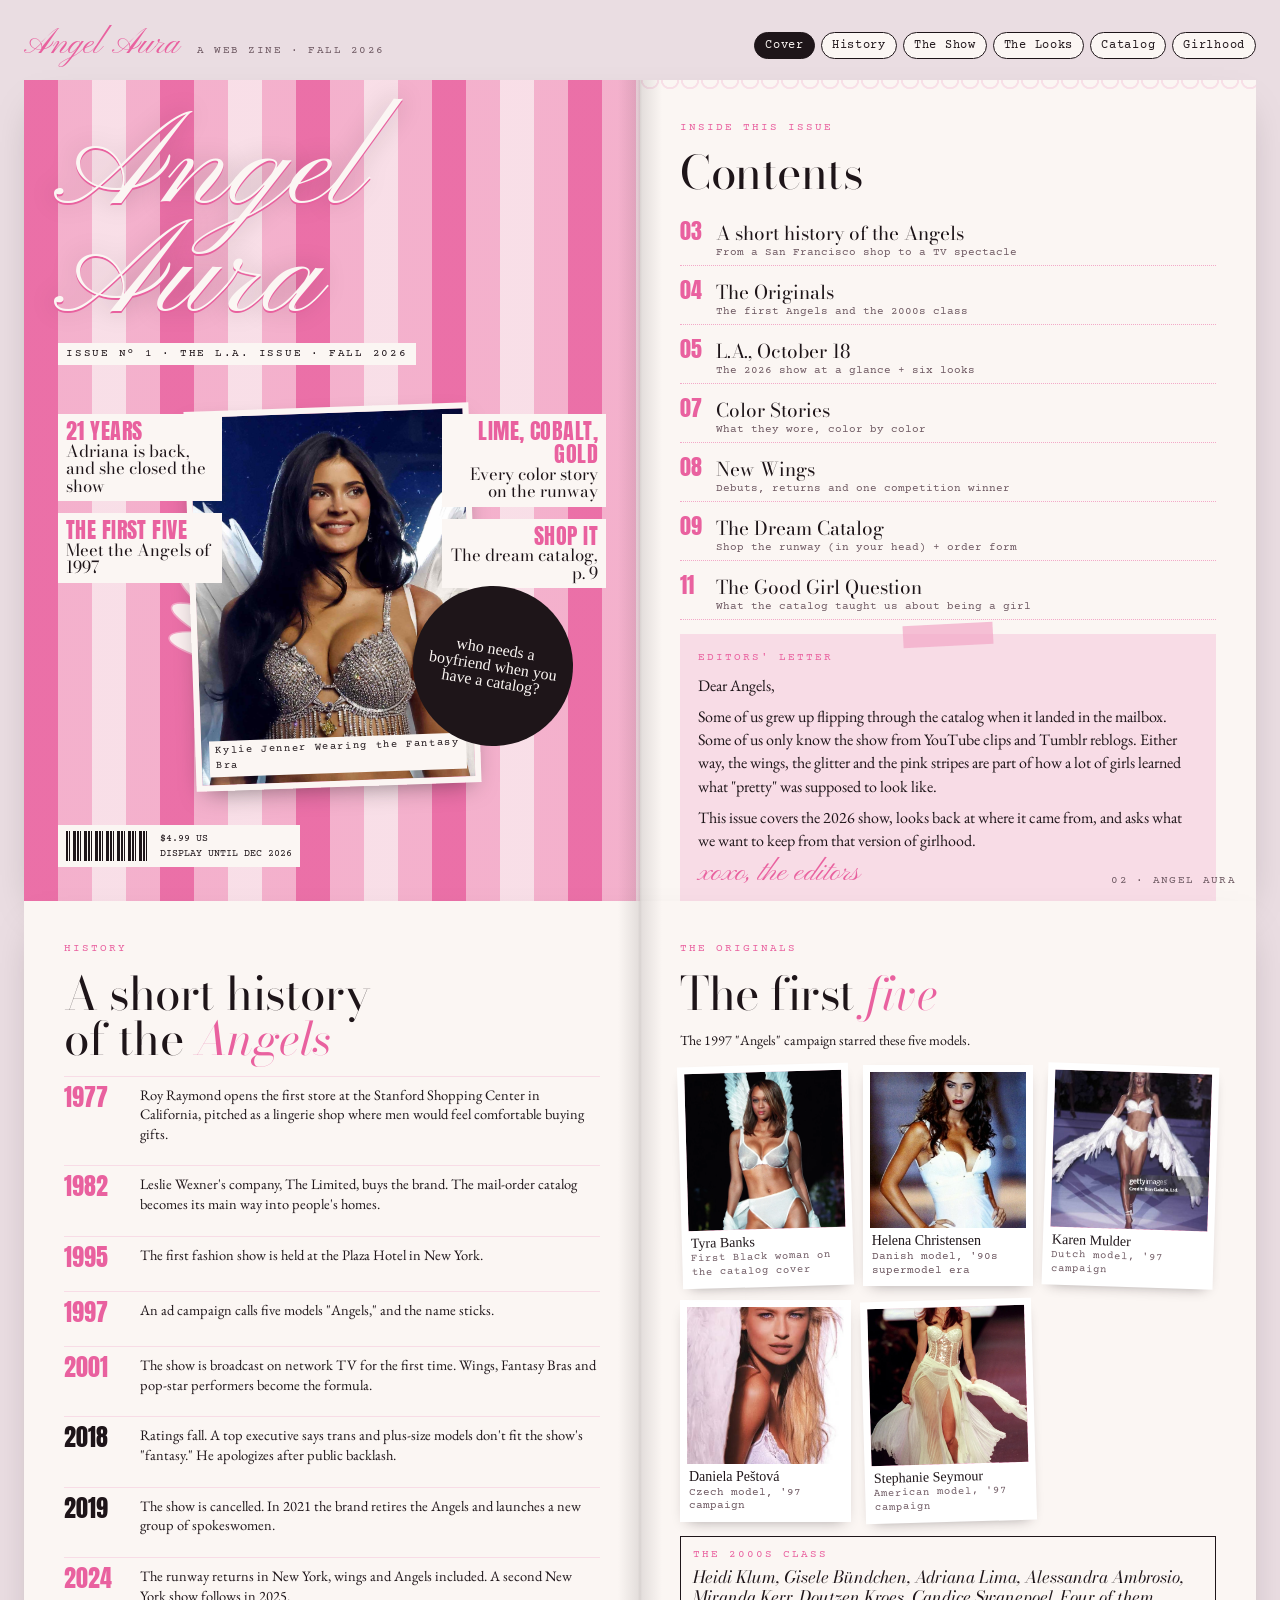
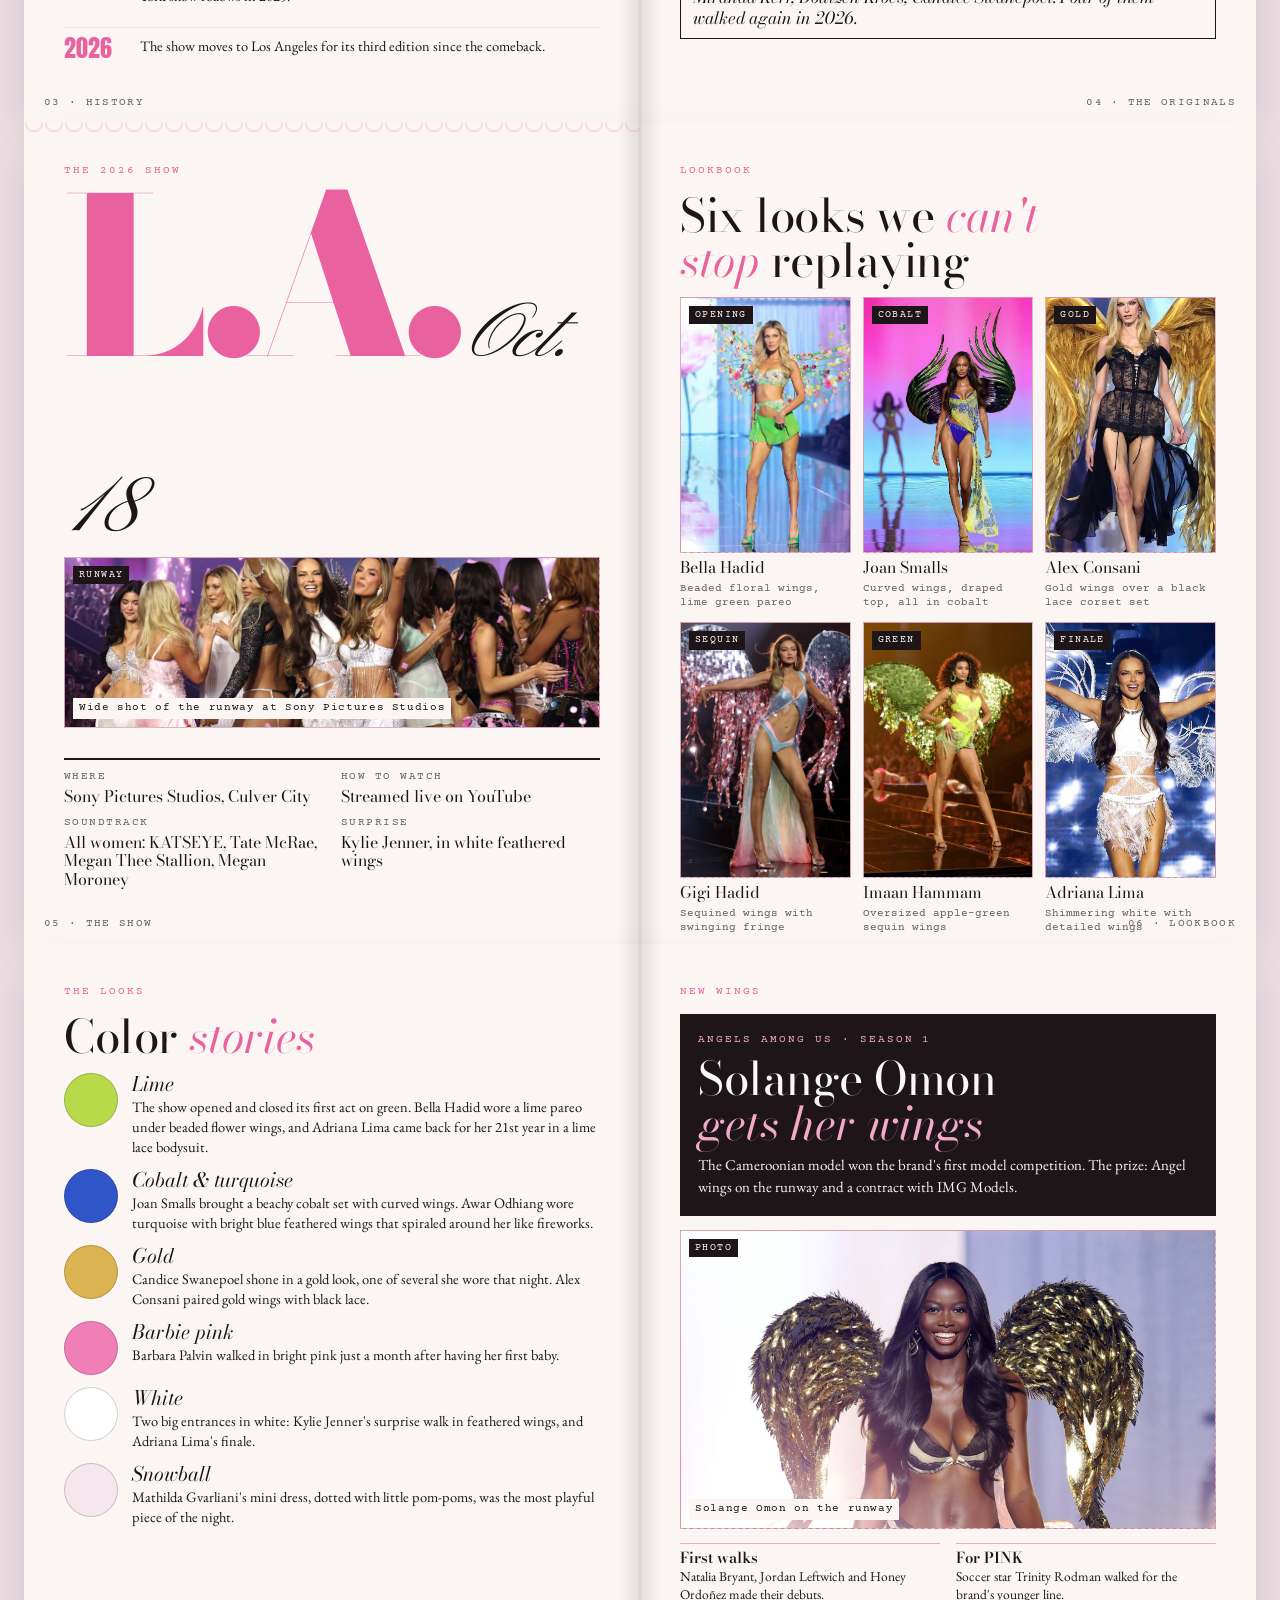
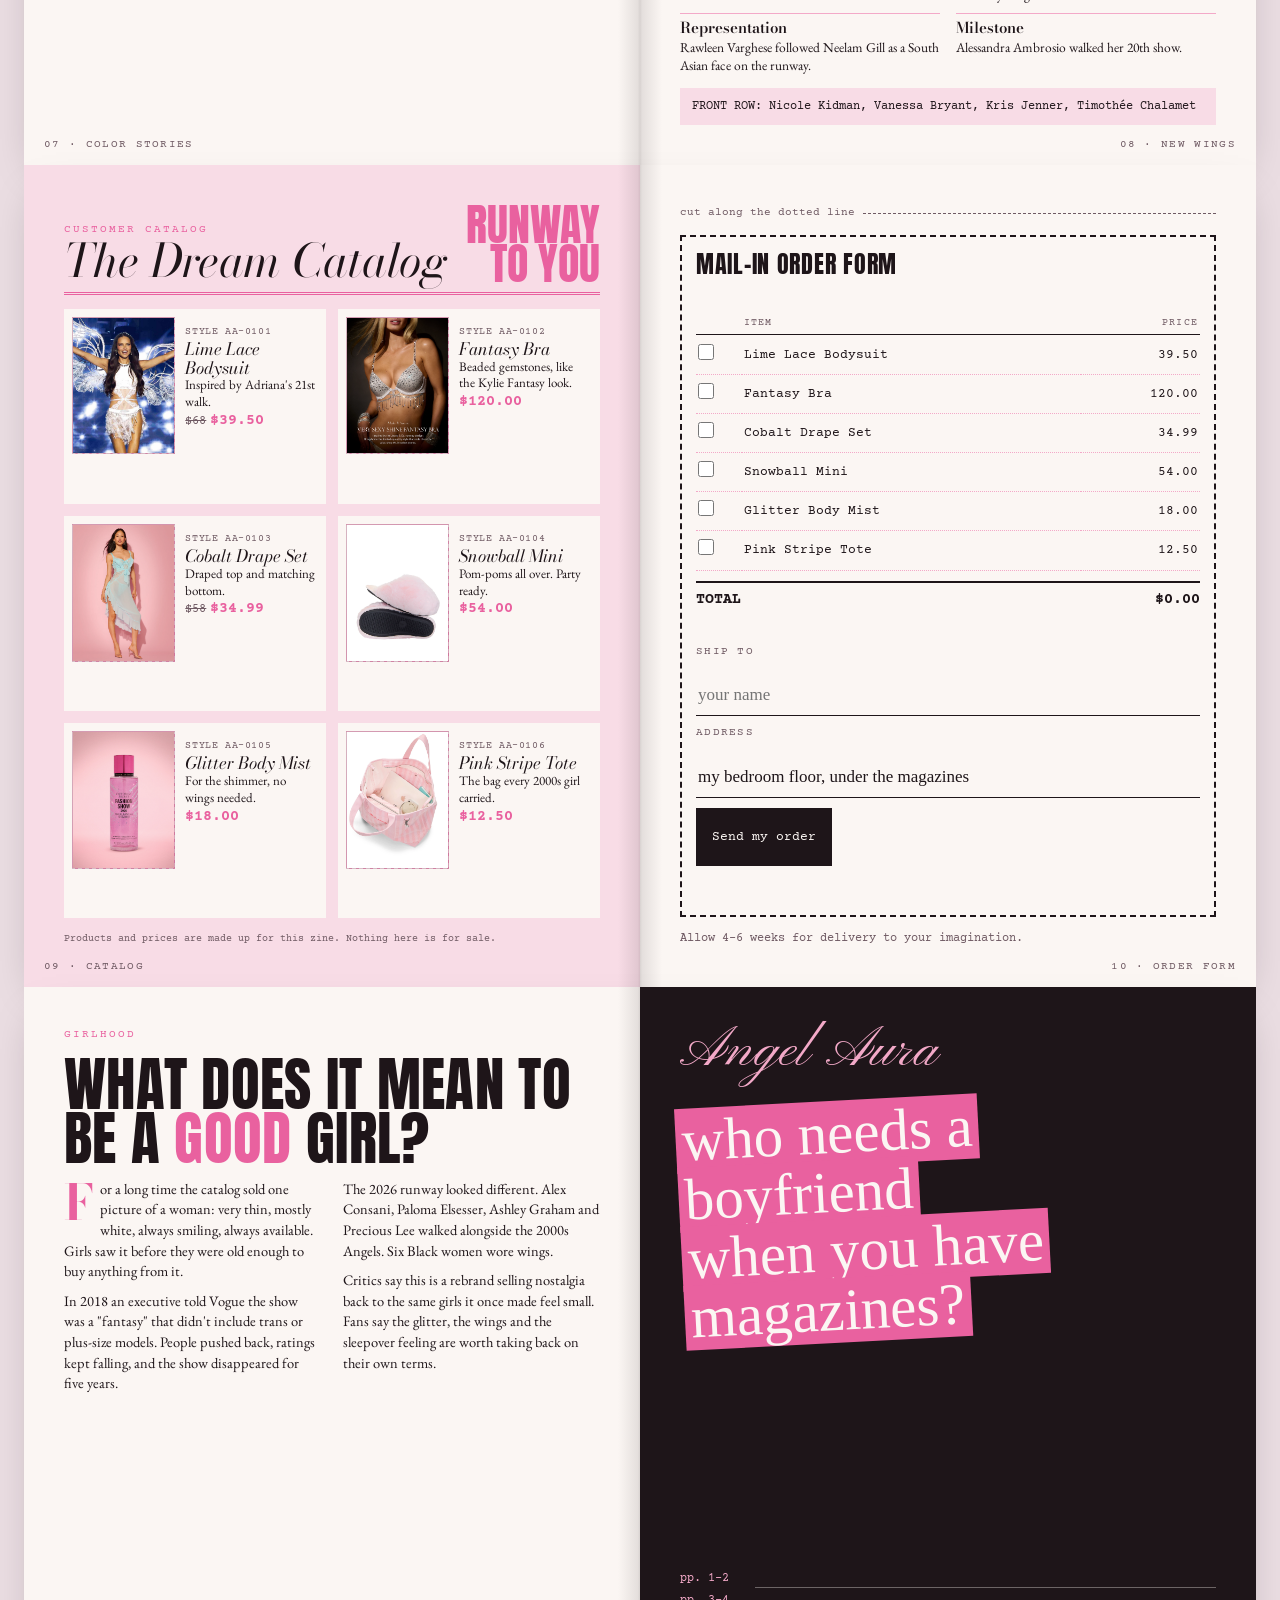
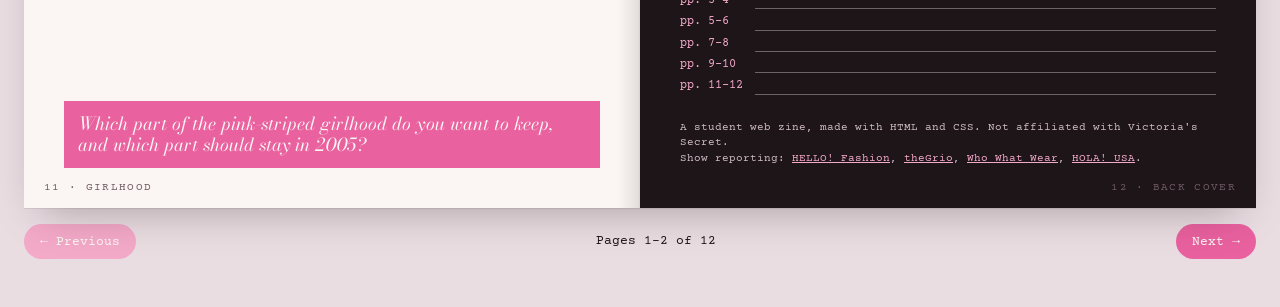
<file: VSZINE/index.html>
<!DOCTYPE html>
<html lang="en">
<head>
<meta charset="utf-8">
<meta name="viewport" content="width=device-width, initial-scale=1">
<title>Angel Aura</title>
<link rel="preconnect" href="https://fonts.googleapis.com">
<link rel="preconnect" href="https://fonts.gstatic.com" crossorigin>
<link rel="stylesheet" href="https://fonts.googleapis.com/css2?family=Anton&family=Bodoni+Moda:ital,opsz,wght@0,6..96,400..900;1,6..96,400..900&family=Courier+Prime:ital,wght@0,400;0,700;1,400&family=EB+Garamond:ital,wght@0,400..600;1,400..600&family=Permanent+Marker&family=Pinyon+Script&display=swap">

<link rel="stylesheet" href="style.css">
</head>
<body>

<header class="bar">
  <div class="mast">Angel Aura <small>a web zine · Fall 2026</small></div>
  <nav class="tabs" aria-label="Spreads">
    <button type="button" data-go="1">Cover</button>
    <button type="button" data-go="2">History</button>
    <button type="button" data-go="3">The Show</button>
    <button type="button" data-go="4">The Looks</button>
    <button type="button" data-go="5">Catalog</button>
    <button type="button" data-go="6">Girlhood</button>
  </nav>
</header>

<main>
<!-- ===================== SPREAD 1 · pages 1–2 ===================== -->
<section class="spread" id="spread-1" aria-label="Spread 1, pages 1 and 2">
  <article class="page l cover">
    <div class="stripes" aria-hidden="true"></div>
    <div class="inner">
      <div class="masthead">Angel Aura</div>
      <div class="issue">Issue Nº 1 · The L.A. Issue · Fall 2026</div>
      <div class="stage">
        <svg class="wings" viewBox="0 0 520 300" aria-hidden="true">
          <defs>
            <ellipse id="f" cx="0" cy="-70" rx="15" ry="72" fill="#FBF6F3" stroke="#F3A9C8" stroke-width="1.5"/>
            <g id="wing">
              <use href="#f" transform="rotate(-78)"/><use href="#f" transform="rotate(-66) scale(1.05)"/>
              <use href="#f" transform="rotate(-54) scale(1.12)"/><use href="#f" transform="rotate(-42) scale(1.18)"/>
              <use href="#f" transform="rotate(-30) scale(1.22)"/><use href="#f" transform="rotate(-18) scale(1.2)"/>
              <use href="#f" transform="rotate(-6) scale(1.1)"/><use href="#f" transform="rotate(6) scale(.95)"/>
              <use href="#f" transform="rotate(-60) scale(.7)"/><use href="#f" transform="rotate(-36) scale(.75)"/><use href="#f" transform="rotate(-12) scale(.7)"/>
            </g>
          </defs>
          <use href="#wing" transform="translate(236 220)"/>
          <use href="#wing" transform="translate(284 220) scale(-1 1)"/>
        </svg>
        <figure class="ph">
          <span class="tag">Cover</span>
          <img src="COVERPHOTO.jpg" alt="Cover photo">
         <figcaption>Kylie Jenner Wearing the Fantasy Bra</figcaption>
      </figure>
        <div class="lines">
          <div class="line"><b>21 years</b>Adriana is back, and she closed the show</div>
          <div class="line"><b>The first five</b>Meet the Angels of 1997</div>
        </div>
        <div class="lines right">
          <div class="line"><b>Lime, cobalt, gold</b>Every color story on the runway</div>
          <div class="line"><b>Shop it</b>The dream catalog, p. 9</div>
        </div>
        <div class="sticker">who needs a boyfriend when you have a catalog?</div>
      </div>
      <div class="barcode"><i></i><span>$4.99 US<br>DISPLAY UNTIL DEC 2026</span></div>
    </div>
  </article>

  <article class="page r lace-top">
    <span class="kicker">Inside this issue</span>
    <h2>Contents</h2>
    <nav class="contents" aria-label="Contents">
      <a href="#spread-2" data-go="2"><span class="n">03</span><span class="t">A short history of the Angels<span class="d">From a San Francisco shop to a TV spectacle</span></span></a>
      <a href="#spread-2" data-go="2"><span class="n">04</span><span class="t">The Originals<span class="d">The first Angels and the 2000s class</span></span></a>
      <a href="#spread-3" data-go="3"><span class="n">05</span><span class="t">L.A., October 18<span class="d">The 2026 show at a glance + six looks</span></span></a>
      <a href="#spread-4" data-go="4"><span class="n">07</span><span class="t">Color Stories<span class="d">What they wore, color by color</span></span></a>
      <a href="#spread-4" data-go="4"><span class="n">08</span><span class="t">New Wings<span class="d">Debuts, returns and one competition winner</span></span></a>
      <a href="#spread-5" data-go="5"><span class="n">09</span><span class="t">The Dream Catalog<span class="d">Shop the runway (in your head) + order form</span></span></a>
      <a href="#spread-6" data-go="6"><span class="n">11</span><span class="t">The Good Girl Question<span class="d">What the catalog taught us about being a girl</span></span></a>
    </nav>
    <div class="letter">
      <span class="tape" aria-hidden="true"></span>
      <p class="kicker">Editors' letter</p>
      <p>Dear Angels,</p>
      <p>Some of us grew up flipping through the catalog when it landed in the mailbox. Some of us only know the show from YouTube clips and Tumblr reblogs. Either way, the wings, the glitter and the pink stripes are part of how a lot of girls learned what "pretty" was supposed to look like.</p>
      <p>This issue covers the 2026 show, looks back at where it came from, and asks what we want to keep from that version of girlhood.</p>
      <p class="sig">xoxo, the editors</p>
    </div>
    <span class="folio">02 · ANGEL AURA</span>
  </article>
</section>

<!-- ===================== SPREAD 2 · pages 3–4 ===================== -->
<section class="spread" id="spread-2" aria-label="Spread 2, pages 3 and 4" hidden>
  <article class="page l">
    <span class="kicker">History</span>
    <h2>A short history of the <em>Angels</em></h2>
    <ol class="timeline">
      <li><span class="y">1977</span><p>Roy Raymond opens the first store at the Stanford Shopping Center in California, pitched as a lingerie shop where men would feel comfortable buying gifts.</p></li>
      <li><span class="y">1982</span><p>Leslie Wexner's company, The Limited, buys the brand. The mail-order catalog becomes its main way into people's homes.</p></li>
      <li><span class="y">1995</span><p>The first fashion show is held at the Plaza Hotel in New York.</p></li>
      <li><span class="y">1997</span><p>An ad campaign calls five models "Angels," and the name sticks.</p></li>
      <li><span class="y">2001</span><p>The show is broadcast on network TV for the first time. Wings, Fantasy Bras and pop-star performers become the formula.</p></li>
      <li class="dark"><span class="y">2018</span><p>Ratings fall. A top executive says trans and plus-size models don't fit the show's "fantasy." He apologizes after public backlash.</p></li>
      <li class="dark"><span class="y">2019</span><p>The show is cancelled. In 2021 the brand retires the Angels and launches a new group of spokeswomen.</p></li>
      <li><span class="y">2024</span><p>The runway returns in New York, wings and Angels included. A second New York show follows in 2025.</p></li>
      <li><span class="y">2026</span><p>The show moves to Los Angeles for its third edition since the comeback.</p></li>
    </ol>
    <span class="folio">03 · HISTORY</span>
  </article>

  <article class="page r">
    <span class="kicker">The Originals</span>
    <h2>The first <em>five</em></h2>

    <p class="small">The 1997 "Angels" campaign starred these five models.</p>

<div class="polaroids">

  <div class="pola">
    <figure class="ph">
      <img src="tyra.webp" alt="Tyra Banks">
    </figure>
    <div class="name">Tyra Banks</div>
    <div class="note">First Black woman on the catalog cover</div>
  </div>

  <div class="pola">
    <figure class="ph">
      <img src="helena.jpeg" alt="Helena Christensen">
    </figure>
    <div class="name">Helena Christensen</div>
    <div class="note">Danish model, '90s supermodel era</div>
  </div>

  <div class="pola">
    <figure class="ph">
      <img src="mulder.jpeg" alt="Karen Mulder">
    </figure>
    <div class="name">Karen Mulder</div>
    <div class="note">Dutch model, '97 campaign</div>
  </div>

  <div class="pola">
    <figure class="ph">
      <img src="daniela.jpeg" alt="Daniela Peštová">
    </figure>
    <div class="name">Daniela Peštová</div>
    <div class="note">Czech model, '97 campaign</div>
  </div>

  <div class="pola">
    <figure class="ph">
      <img src="stephanie.jpeg" alt="Stephanie Seymour">
    </figure>
    <div class="name">Stephanie Seymour</div>
    <div class="note">American model, '97 campaign</div>
  </div>

</div>
    <div class="classof">
      <span class="kicker">The 2000s class</span>
      <p>Heidi Klum, Gisele Bündchen, Adriana Lima, Alessandra Ambrosio, Miranda Kerr, Doutzen Kroes, Candice Swanepoel. Four of them walked again in 2026.</p>
    </div>
    <span class="folio">04 · THE ORIGINALS</span>
  </article>
</section>

<!-- ===================== SPREAD 3 · pages 5–6 ===================== -->
<section class="spread" id="spread-3" aria-label="Spread 3, pages 5 and 6" hidden>
  <article class="page l lace-top">
    <span class="kicker">The 2026 Show</span>
    <div class="la">L.A.<i>Oct. 18</i></div>
    <figure class="ph" style="flex:1"><img src="endrunway.jpg" alt="Solange Omon on the runway"><span class="tag">Runway</span><figcaption>Wide shot of the runway at Sony Pictures Studios</figcaption></figure>
    <dl class="facts">
      <div><dt>Where</dt><dd>Sony Pictures Studios, Culver City</dd></div>
      <div><dt>How to watch</dt><dd>Streamed live on YouTube</dd></div>
      <div><dt>Soundtrack</dt><dd>All women: KATSEYE, Tate McRae, Megan Thee Stallion, Megan Moroney</dd></div>
      <div><dt>Surprise</dt><dd>Kylie Jenner, in white feathered wings</dd></div>
    </dl>
    <span class="folio">05 · THE SHOW</span>
  </article>

  <article class="page r">
    <span class="kicker">Lookbook</span>
    <h2>Six looks we <em>can't stop</em> replaying</h2>
     <div class="looks">
      <div class="look"><figure class="ph"><img src="bella.jpeg" alt="Bella Hadid in the opening runway look"><span class="tag">Opening</span></figure><div class="who">Bella Hadid</div><div class="what">Beaded floral wings, lime green pareo</div></div>
      <div class="look"><figure class="ph"><img src="joansmalls.jpeg" alt="Joan Smalls in a cobalt runway look"><span class="tag">Cobalt</span></figure><div class="who">Joan Smalls</div><div class="what">Curved wings, draped top, all in cobalt</div></div>
      <div class="look"><figure class="ph"><img src="alex.jpeg" alt="Alex Consani in a gold runway look"><span class="tag">Gold</span></figure><div class="who">Alex Consani</div><div class="what">Gold wings over a black lace corset set</div></div>
      <div class="look"><figure class="ph"><img src="gigi.png" alt="Gigi Hadid in a sequined runway look"><span class="tag">Sequin</span></figure><div class="who">Gigi Hadid</div><div class="what">Sequined wings with swinging fringe</div></div>
      <div class="look"><figure class="ph"><img src="imaan.jpg" alt="Imaan Hammam in a green runway look"><span class="tag">Green</span></figure><div class="who">Imaan Hammam</div><div class="what">Oversized apple-green sequin wings</div></div>
      <div class="look"><figure class="ph"><img src="adriana.jpg" alt="Adriana Lima in the finale runway look"><span class="tag">Finale</span></figure><div class="who">Adriana Lima</div><div class="what">Shimmering white with detailed wings</div></div>
    </div>
</div>
    <span class="folio">06 · LOOKBOOK</span>
  </article>
</section>

<!-- ===================== SPREAD 4 · pages 7–8 ===================== -->
<section class="spread" id="spread-4" aria-label="Spread 4, pages 7 and 8" hidden>
  <article class="page l">
    <span class="kicker">The Looks</span>
    <h2>Color <em>stories</em></h2>
    <div class="stories">
      <div class="story"><span class="chip" style="background:#B7D94A"></span><div><h3>Lime</h3><p>The show opened and closed its first act on green. Bella Hadid wore a lime pareo under beaded flower wings, and Adriana Lima came back for her 21st year in a lime lace bodysuit.</p></div></div>
      <div class="story"><span class="chip" style="background:#2F55C8"></span><div><h3>Cobalt &amp; turquoise</h3><p>Joan Smalls brought a beachy cobalt set with curved wings. Awar Odhiang wore turquoise with bright blue feathered wings that spiraled around her like fireworks.</p></div></div>
      <div class="story"><span class="chip" style="background:#D9B451"></span><div><h3>Gold</h3><p>Candice Swanepoel shone in a gold look, one of several she wore that night. Alex Consani paired gold wings with black lace.</p></div></div>
      <div class="story"><span class="chip" style="background:#F07FB8"></span><div><h3>Barbie pink</h3><p>Barbara Palvin walked in bright pink just a month after having her first baby.</p></div></div>
      <div class="story"><span class="chip" style="background:#FFFFFF"></span><div><h3>White</h3><p>Two big entrances in white: Kylie Jenner's surprise walk in feathered wings, and Adriana Lima's finale.</p></div></div>
      <div class="story"><span class="chip" style="background:#F6E7EE"></span><div><h3>Snowball</h3><p>Mathilda Gvarliani's mini dress, dotted with little pom-poms, was the most playful piece of the night.</p></div></div>
    </div>
    <span class="folio">07 · COLOR STORIES</span>
  </article>

  <article class="page r">
    <span class="kicker">New Wings</span>
    <div class="winner">
      <span class="kicker">Angels Among Us · Season 1</span>
      <h2>Solange Omon <em>gets her wings</em></h2>
      <p>The Cameroonian model won the brand's first model competition. The prize: Angel wings on the runway and a contract with IMG Models.</p>
   
    </div>
    <figure class="ph" style="flex:1"><img src="solange.jpg" alt="Solange Omon on the runway"><span class="tag">Photo</span><figcaption>Solange Omon on the runway</figcaption></figure>
    <div class="mini">
      <div><b>First walks</b><span>Natalia Bryant, Jordan Leftwich and Honey Ordoñez made their debuts.</span></div>
      <div><b>For PINK</b><span>Soccer star Trinity Rodman walked for the brand's younger line.</span></div>
      <div><b>Representation</b><span>Rawleen Varghese followed Neelam Gill as a South Asian face on the runway.</span></div>
      <div><b>Milestone</b><span>Alessandra Ambrosio walked her 20th show.</span></div>
    </div>
    <p class="frow">FRONT ROW: Nicole Kidman, Vanessa Bryant, Kris Jenner, Timothée Chalamet</p>
    <span class="folio">08 · NEW WINGS</span>
  </article>
</section>

<!-- ===================== SPREAD 5 · pages 9–10 ===================== -->
<section class="spread" id="spread-5" aria-label="Spread 5, pages 9 and 10" hidden>
  <article class="page l catalog">
    <div class="head">
      <div><span class="kicker">Customer catalog</span><h2>The Dream Catalog</h2></div>
      <div class="sale">Runway<br>to you</div>
    </div>
    <div class="items">
      <div class="item"><figure class="ph"><img src="adriana.jpg" alt="Lime Lace Bodysuit"></figure><div><span class="sty">STYLE AA-0101</span><h3>Lime Lace Bodysuit</h3><p>Inspired by Adriana's 21st walk.</p><p class="price"><s>$68</s>$39.50</p></div></div>
      <div class="item"><figure class="ph"><img src="fantasybra.webp" alt="Fantasy Bra"></figure><div><span class="sty">STYLE AA-0102</span><h3>Fantasy Bra</h3><p>Beaded gemstones, like the Kylie Fantasy look.</p><p class="price">$120.00</p></div></div>
      <div class="item"><figure class="ph"><img src="cobalt.webp" alt="Cobalt Drape Set"></figure><div><span class="sty">STYLE AA-0103</span><h3>Cobalt Drape Set</h3><p>Draped top and matching bottom.</p><p class="price"><s>$58</s>$34.99</p></div></div>
      <div class="item"><figure class="ph"><img src="snowballminis.webp" alt="Snowball Mini"></figure><div><span class="sty">STYLE AA-0104</span><h3>Snowball Mini</h3><p>Pom-poms all over. Party ready.</p><p class="price">$54.00</p></div></div>
      <div class="item"><figure class="ph"><img src="mist.webp" alt="Glitter Body Mist"></figure><div><span class="sty">STYLE AA-0105</span><h3>Glitter Body Mist</h3><p>For the shimmer, no wings needed.</p><p class="price">$18.00</p></div></div>
      <div class="item"><figure class="ph"><img src="stripedtote.webp" alt="Pink Stripe Tote"></figure><div><span class="sty">STYLE AA-0106</span><h3>Pink Stripe Tote</h3><p>The bag every 2000s girl carried.</p><p class="price">$12.50</p></div></div>
    </div>
    <p class="disclaim">Products and prices are made up for this zine. Nothing here is for sale.</p>
    <span class="folio">09 · CATALOG</span>
  </article>

  <article class="page r">
    <div class="scissors">cut along the dotted line</div>
    <form class="orderform" id="order" novalidate>
      <h3>Mail-in order form</h3>
      <table class="of-table">
        <thead><tr><th></th><th>Item</th><th>Price</th></tr></thead>
        <tbody>
          <tr><td><input type="checkbox" id="o1" data-price="39.50"></td><td><label for="o1">Lime Lace Bodysuit</label></td><td>39.50</td></tr>
          <tr><td><input type="checkbox" id="o2" data-price="120"></td><td><label for="o2">Fantasy Bra</label></td><td>120.00</td></tr>
          <tr><td><input type="checkbox" id="o3" data-price="34.99"></td><td><label for="o3">Cobalt Drape Set</label></td><td>34.99</td></tr>
          <tr><td><input type="checkbox" id="o4" data-price="54"></td><td><label for="o4">Snowball Mini</label></td><td>54.00</td></tr>
          <tr><td><input type="checkbox" id="o5" data-price="18"></td><td><label for="o5">Glitter Body Mist</label></td><td>18.00</td></tr>
          <tr><td><input type="checkbox" id="o6" data-price="12.50"></td><td><label for="o6">Pink Stripe Tote</label></td><td>12.50</td></tr>
        </tbody>
      </table>
      <div class="total"><span>TOTAL</span><span id="total">$0.00</span></div>
      <div class="field"><label for="o-name">Ship to</label><input id="o-name" type="text" placeholder="your name"></div>
      <div class="field"><label for="o-addr">Address</label><input id="o-addr" type="text" value="my bedroom floor, under the magazines"></div>
      <button type="submit">Send my order</button>
      <p class="confirm" id="confirm" aria-live="polite"></p>
    </form>
    <p class="cap">Allow 4–6 weeks for delivery to your imagination.</p>
    <span class="folio">10 · ORDER FORM</span>
  </article>
</section>

<!-- ===================== SPREAD 6 · pages 11–12 ===================== -->
<section class="spread" id="spread-6" aria-label="Spread 6, pages 11 and 12" hidden>
  <article class="page l">
    <span class="kicker">Girlhood</span>
    <div class="shout">What does it mean to be a <span>good</span> girl?</div>
    <div class="essay">
      <p>For a long time the catalog sold one picture of a woman: very thin, mostly white, always smiling, always available. Girls saw it before they were old enough to buy anything from it.</p>
      <p>In 2018 an executive told Vogue the show was a "fantasy" that didn't include trans or plus-size models. People pushed back, ratings kept falling, and the show disappeared for five years.</p>
      <p>The 2026 runway looked different. Alex Consani, Paloma Elsesser, Ashley Graham and Precious Lee walked alongside the 2000s Angels. Six Black women wore wings.</p>
      <p>Critics say this is a rebrand selling nostalgia back to the same girls it once made feel small. Fans say the glitter, the wings and the sleepover feeling are worth taking back on their own terms.</p>
    </div>
    <p class="ask">Which part of the pink-striped girlhood do you want to keep, and which part should stay in 2005?</p>
    <span class="folio">11 · GIRLHOOD</span>
  </article>

  <article class="page r back">
    <div class="script">Angel Aura</div>
    <div class="scrawl"><span>who needs a boyfriend</span><br><span>when you have</span><br><span>magazines?</span></div>
    <dl class="credits">
      <dt>pp. 1–2</dt><dd></dd>
      <dt>pp. 3–4</dt><dd></dd>
      <dt>pp. 5–6</dt><dd></dd>
      <dt>pp. 7–8</dt><dd></dd>
      <dt>pp. 9–10</dt><dd></dd>
      <dt>pp. 11–12</dt><dd></dd>
    </dl>
    <p class="sources">A student web zine, made with HTML and CSS. Not affiliated with Victoria's Secret.<br>
    Show reporting: <a href="https://www.hellomagazine.com/hfm/fashion-trends/929513/best-moments-victorias-secret-2026/" target="_blank" rel="noopener">HELLO! Fashion</a>,
    <a href="https://thegrio.com/2026/10/19/the-standout-black-moments-from-the-2026-victorias-secret-fashion-show/" target="_blank" rel="noopener">theGrio</a>,
    <a href="https://www.whowhatwear.com/fashion/runway/victorias-secret-fashion-show-2026" target="_blank" rel="noopener">Who What Wear</a>,
    <a href="https://www.hola.com/us/entertainment/20261001926379/victorias-secret-fashion-show-2026-performers-katseye-megan-moroney/" target="_blank" rel="noopener">HOLA! USA</a>.</p>
    <span class="folio">12 · BACK COVER</span>
  </article>
</section>
</main>

<div class="nav">
  <button type="button" id="prev">← Previous</button>
  <span id="where">Pages 1–2 of 12</span>
  <button type="button" id="next">Next →</button>
</div>

<script>
(function(){
  var spreads=[].slice.call(document.querySelectorAll('.spread'));
  var tabs=[].slice.call(document.querySelectorAll('.tabs button'));
  var cur=1;
  function show(n,push){
    n=Math.max(1,Math.min(spreads.length,n));cur=n;
    spreads.forEach(function(s,i){s.hidden=(i!==n-1)});
    tabs.forEach(function(t){t.setAttribute('aria-current',String(+t.dataset.go===n))});
    document.getElementById('prev').disabled=n===1;
    document.getElementById('next').disabled=n===spreads.length;
    document.getElementById('where').textContent='Pages '+(n*2-1)+'–'+(n*2)+' of 12';
    if(push&&location.hash!=='#spread-'+n){location.hash='spread-'+n}
  }
  function fromHash(){var m=/^#spread-(\d)$/.exec(location.hash);show(m?+m[1]:1,false)}
  document.addEventListener('click',function(e){
    var g=e.target.closest('[data-go]');if(!g)return;e.preventDefault();show(+g.dataset.go,true);window.scrollTo(0,0);
  });
  document.getElementById('prev').addEventListener('click',function(){show(cur-1,true)});
  document.getElementById('next').addEventListener('click',function(){show(cur+1,true)});
  document.addEventListener('keydown',function(e){
    if(e.target.matches('input'))return;
    if(e.key==='ArrowRight')show(cur+1,true);
    if(e.key==='ArrowLeft')show(cur-1,true);
  });
  window.addEventListener('hashchange',fromHash);
  fromHash();

  var form=document.getElementById('order');
  function sum(){
    var t=0;form.querySelectorAll('input[type=checkbox]').forEach(function(c){if(c.checked)t+=parseFloat(c.dataset.price)});
    document.getElementById('total').textContent='$'+t.toFixed(2);return t;
  }
  form.addEventListener('change',sum);
  form.addEventListener('submit',function(e){
    e.preventDefault();var t=sum();var name=document.getElementById('o-name').value.trim()||'Angel';
    document.getElementById('confirm').textContent=t>0?('Thank you, '+name+'! Your $'+t.toFixed(2)+' order ships in your dreams.'):'Pick at least one item first.';
  });
})();
</script>
</body>
</html>
</file>
<file: VSZINE/style.css>
/* Layout: a 2000s glossy fashion magazine read as 6 two-page spreads (12 pages);
   candy-stripe pink + lace trim + catalog typewriter, one spread on screen at a time. */
:root{
  --paper:#FBF6F3;      /* glossy page white, warmed toward pink */
  --blush:#F8DCE6;      /* light stripe / soft fills */
  --petal:#F3A9C8;      /* mid stripe */
  --candy:#E9619F;      /* hot stripe, the accent */
  --ink:#1E1519;        /* near-black with a plum bias */
  --mute:#6F5A63;       /* captions */
  --desk:#EADDE2;       /* the table the magazine lies on */

  --f-script:"Pinyon Script","Snell Roundhand",cursive;
  --f-display:"Bodoni Moda","Didot","Bodoni 72",Georgia,serif;
  --f-shout:"Anton","Impact","Haettenschweiler",sans-serif;
  --f-body:"EB Garamond",Garamond,Georgia,serif;
  --f-type:"Courier Prime","Courier New",monospace;
  --f-marker:"Permanent Marker","Marker Felt","Comic Sans MS",cursive;
  color-scheme:light;
}
*{box-sizing:border-box}
body{
  background:var(--desk);
  color:var(--ink);
  font-family:var(--f-body);
  font-size:16px;
  line-height:1.45;
  padding-left:max(16px,env(safe-area-inset-left,0px));
  padding-right:max(16px,env(safe-area-inset-right,0px));
  padding-block:20px 40px;
}

/* ---------- top bar ---------- */
.bar{max-width:1240px;margin:0 auto 18px;display:flex;align-items:center;justify-content:space-between;gap:12px;flex-wrap:wrap}
.bar .mast{font-family:var(--f-script);font-size:34px;line-height:1;color:var(--candy)}
.bar .mast small{font-family:var(--f-type);font-size:11px;letter-spacing:.14em;text-transform:uppercase;color:var(--mute);margin-left:10px}
.tabs{display:flex;gap:6px;flex-wrap:wrap}
.tabs button{font-family:var(--f-type);font-size:12px;letter-spacing:.06em;border:1px solid var(--ink);background:var(--paper);color:var(--ink);padding:6px 10px;border-radius:999px;cursor:pointer}
.tabs button[aria-current="true"]{background:var(--ink);color:var(--paper)}
button:focus-visible,input:focus-visible,a:focus-visible{outline:2px solid var(--candy);outline-offset:2px}

/* ---------- the spread ---------- */
.spread{max-width:1240px;margin:0 auto;display:grid;grid-template-columns:1fr 1fr;
  box-shadow:0 1px 0 rgba(30,21,25,.08),0 18px 40px -18px rgba(30,21,25,.35);position:relative}
.spread::after{/* the gutter fold */content:"";position:absolute;top:0;bottom:0;left:50%;width:44px;transform:translateX(-50%);
  background:linear-gradient(90deg,transparent,rgba(30,21,25,.10) 45%,rgba(30,21,25,.16) 50%,rgba(30,21,25,.10) 55%,transparent);pointer-events:none}
.page{background:var(--paper);aspect-ratio:3/4;position:relative;padding:clamp(18px,3.2vw,40px);display:flex;flex-direction:column;gap:14px;min-width:0;overflow:hidden}
.folio{position:absolute;bottom:12px;font-family:var(--f-type);font-size:11px;letter-spacing:.12em;color:var(--mute)}
.page.l .folio{left:20px}.page.r .folio{right:20px}

.nav{max-width:1240px;margin:16px auto 0;display:flex;justify-content:space-between;align-items:center;gap:12px;font-family:var(--f-type);font-size:13px}
.nav button{font-family:var(--f-type);font-size:13px;background:var(--candy);color:var(--paper);border:0;padding:10px 16px;border-radius:999px;cursor:pointer}
.nav button:disabled{background:var(--petal);cursor:default}

/* ---------- shared pieces ---------- */
.kicker{font-family:var(--f-type);font-size:11px;letter-spacing:.18em;text-transform:uppercase;color:var(--candy)}
h1,h2,h3{margin:0;text-wrap:balance;font-weight:400}
h2{font-family:var(--f-display);font-size:clamp(30px,3.6vw,52px);line-height:.98;letter-spacing:-.01em}
h2 em{font-style:italic;color:var(--candy)}
h3{font-family:var(--f-display);font-style:italic;font-size:20px;line-height:1.1}
p{margin:0}
.small{font-size:14px}
.cap{font-family:var(--f-type);font-size:11.5px;line-height:1.4;color:var(--mute)}
.marker{font-family:var(--f-marker);color:var(--ink);line-height:1.05}
.stripes{background:repeating-linear-gradient(90deg,var(--candy) 0 34px,var(--petal) 34px 68px,var(--blush) 68px 102px,var(--petal) 102px 136px)}
.lace-top{position:relative}
.lace-top::before{content:"";position:absolute;left:0;right:0;top:0;height:16px;
  background:radial-gradient(circle at 10px 0,transparent 7px,var(--blush) 7.5px 9px,transparent 9.5px) 0 0/20px 16px repeat-x;opacity:.9}

/* Photo placeholder. To use a real photo, put <img src="your-file.jpg" alt="..."> inside the figure. */
.ph{margin:0;position:relative;overflow:hidden;min-height:120px;border:1px solid rgba(30,21,25,.15);
  background:
    radial-gradient(circle,rgba(233,97,159,.55) 1.3px,transparent 1.6px) 0 0/7px 7px,
    linear-gradient(160deg,var(--blush),var(--petal));}
.ph img{position:absolute;inset:0;width:100%;height:100%;object-fit:cover;filter:saturate(.95)}
.ph figcaption{position:absolute;left:8px;bottom:8px;right:8px;font-family:var(--f-type);font-size:10.5px;letter-spacing:.06em;
  background:var(--paper);color:var(--ink);padding:3px 6px;width:max-content;max-width:calc(100% - 16px)}
.ph .tag{position:absolute;top:8px;left:8px;font-family:var(--f-type);font-size:10px;letter-spacing:.14em;text-transform:uppercase;color:var(--paper);background:var(--ink);padding:2px 6px}

/* ---------- spread 1 ---------- */
.cover{padding:0;gap:0}
.cover .stripes{position:absolute;inset:0;opacity:.9}
.cover .inner{position:relative;flex:1;display:flex;flex-direction:column;padding:clamp(18px,3vw,34px)}
.cover .masthead{font-family:var(--f-script);font-size:clamp(64px,10.5vw,138px);line-height:.8;color:var(--paper);
  text-shadow:0 2px 0 var(--candy),0 0 24px rgba(30,21,25,.25);margin:4px 0 0 -4px}
.cover .issue{font-family:var(--f-type);font-size:11px;letter-spacing:.16em;text-transform:uppercase;color:var(--ink);background:var(--paper);padding:3px 8px;align-self:flex-start;margin-top:10px}
.cover .stage{position:relative;flex:1;margin:14px 0 10px;display:grid;place-items:center}
.cover .wings{position:absolute;width:100%;max-width:520px;opacity:.95}
.cover .ph{width:52%;aspect-ratio:3/4;max-width:100%;border:6px solid var(--paper);box-shadow:0 10px 24px -10px rgba(30,21,25,.5);transform:rotate(-2deg)}
.cover .lines{position:absolute;left:0;top:8%;display:grid;gap:12px;width:30%;min-width:0}
.cover .lines.right{left:auto;right:0;text-align:right}
.cover .line{background:var(--paper);padding:6px 8px;font-family:var(--f-display);font-size:clamp(13px,1.3vw,17px);line-height:1.05}
.cover .line b{display:block;font-family:var(--f-shout);font-weight:400;font-size:clamp(16px,1.7vw,24px);letter-spacing:.02em;color:var(--candy);text-transform:uppercase}
.cover .sticker{position:absolute;right:6%;bottom:16%;width:clamp(110px,13vw,160px);aspect-ratio:1;border-radius:50%;background:var(--ink);color:var(--paper);
  display:grid;place-items:center;text-align:center;padding:14px;transform:rotate(9deg);font-family:var(--f-marker);font-size:clamp(12px,1.25vw,16px);line-height:1.05}
.cover .barcode{display:flex;align-items:flex-end;gap:10px;font-family:var(--f-type);font-size:10px;color:var(--ink);background:var(--paper);padding:6px 8px;align-self:flex-start}
.cover .barcode i{display:block;width:84px;height:30px;background:repeating-linear-gradient(90deg,var(--ink) 0 2px,transparent 2px 3px,var(--ink) 3px 4px,transparent 4px 7px,var(--ink) 7px 10px,transparent 10px 11px)}

.contents{display:grid;gap:8px;margin-top:6px}
.contents a{display:grid;grid-template-columns:3ch 1fr;gap:12px;align-items:baseline;color:inherit;text-decoration:none;border-bottom:1px dotted var(--petal);padding-bottom:6px}
.contents a:hover .t{color:var(--candy)}
.contents .n{font-family:var(--f-shout);font-size:22px;color:var(--candy);font-variant-numeric:tabular-nums}
.contents .t{font-family:var(--f-display);font-size:19px;line-height:1.1}
.contents .d{display:block;font-family:var(--f-type);font-size:11px;color:var(--mute);margin-top:2px}
.letter{margin-top:auto;background:var(--blush);padding:16px 18px 18px;position:relative}
.letter p+p{margin-top:8px}
.letter .sig{font-family:var(--f-script);font-size:30px;line-height:1;color:var(--candy);margin-top:6px}
.tape{position:absolute;top:-10px;left:50%;width:90px;height:22px;transform:translateX(-50%) rotate(-3deg);background:rgba(243,169,200,.7)}

/* ---------- spread 2 ---------- */
.timeline{list-style:none;margin:0;padding:0;display:grid;gap:0;flex:1}
.timeline li{display:grid;grid-template-columns:62px 1fr;gap:14px;padding:8px 0;border-top:1px solid var(--blush)}
.timeline .y{font-family:var(--f-shout);font-size:24px;line-height:1;color:var(--candy);font-variant-numeric:tabular-nums}
.timeline p{font-size:14.5px;line-height:1.35}
.timeline li.dark .y{color:var(--ink)}
.polaroids{display:grid;grid-template-columns:repeat(3,1fr);gap:14px 12px}
.pola{background:#fff;padding:7px 7px 0;box-shadow:0 6px 14px -8px rgba(30,21,25,.45);min-width:0}
.pola:nth-child(odd){transform:rotate(-1.6deg)}.pola:nth-child(3n){transform:rotate(1.8deg)}
.pola .ph{aspect-ratio:1;min-height:0;border:0}
.pola .name{font-family:var(--f-marker);font-size:14px;padding:6px 2px 2px;line-height:1.05}
.pola .note{font-family:var(--f-type);font-size:10.5px;color:var(--mute);padding:0 2px 8px;line-height:1.3}
.classof{border:1px solid var(--ink);padding:10px 12px;display:grid;gap:4px}
.classof p{font-family:var(--f-display);font-style:italic;font-size:17px;line-height:1.2}

/* ---------- spread 3 ---------- */
.la {
  font-family: var(--f-display);
  font-weight: 900;
  font-size: clamp(110px, 17vw, 230px);
  line-height: .78;
  letter-spacing: -.04em;
  color: var(--candy);
}

.la i {
  font-family: var(--f-script);
  font-weight: 400;
  font-size: .36em;
  color: var(--ink);
  letter-spacing: 0;
  margin-left: .1em;
}

/* SHOW FACTS */
.facts {
  display: grid;
  grid-template-columns: 1fr 1fr;
  gap: 10px 18px;
  border-top: 2px solid var(--ink);
  padding-top: 10px;
}

.facts dt {
  font-family: var(--f-type);
  font-size: 10.5px;
  letter-spacing: .14em;
  text-transform: uppercase;
  color: var(--mute);
}

.facts dd {
  margin: 2px 0 0;
  font-family: var(--f-display);
  font-size: 16px;
  line-height: 1.15;
}

/* RUNWAY LOOKS GRID */
.looks {
  display: grid;
  grid-template-columns: repeat(3, 1fr);
  gap: 12px;
  flex: 1;
}

.look {
  display: flex;
  flex-direction: column;
  gap: 6px;
  min-width: 0;
}

/* PHOTO FRAME */
.look .ph {
  aspect-ratio: 2 / 3;
  min-height: 0;
  width: 100%;
  overflow: hidden;
  position: relative;
  margin: 0;
}

/* PHOTO INSIDE FRAME */
.look .ph img {
  display: block;
  width: 100%;
  height: 100%;
  object-fit: cover;
  object-position: center;
}

/* MODEL NAME */
.look .who {
  font-family: var(--f-display);
  font-size: 16px;
  line-height: 1.05;
}

/* PHOTO DESCRIPTION */
.look .what {
  font-family: var(--f-type);
  font-size: 10.5px;
  line-height: 1.35;
  color: var(--mute);
}

/* ---------- spread 4 ---------- */
.stories{display:grid;gap:12px}
.story{display:grid;grid-template-columns:54px 1fr;gap:14px;align-items:start}
.chip{width:54px;aspect-ratio:1;border-radius:50%;border:1px solid rgba(30,21,25,.2)}
.story h3{margin-bottom:2px}
.story p{font-size:14.5px;line-height:1.38}
.winner{background:var(--ink);color:var(--paper);padding:18px;display:grid;gap:8px}
.winner .kicker{color:var(--petal)}
.winner h2{color:var(--paper)}
.winner h2 em{color:var(--petal)}
.winner p{font-size:15px}
.mini{display:grid;grid-template-columns:1fr 1fr;gap:10px 16px}
.mini div{border-top:1px solid var(--petal);padding-top:6px}
.mini b{font-family:var(--f-display);font-weight:600;font-size:15px;display:block;line-height:1.1}
.mini span{font-size:13.5px;line-height:1.3;display:block;margin-top:2px}
.frow{font-family:var(--f-type);font-size:11.5px;line-height:1.5;background:var(--blush);padding:10px 12px}

/* ---------- spread 5: catalog ---------- */
.catalog{background:var(--blush)}
.catalog .head{display:flex;justify-content:space-between;align-items:flex-end;gap:10px;border-bottom:3px double var(--candy);padding-bottom:8px}
.catalog .head h2{font-family:var(--f-display);font-style:italic}
.sale{font-family:var(--f-shout);color:var(--candy);font-size:clamp(28px,3.4vw,46px);line-height:.9;text-transform:uppercase;text-align:right}
.items{display:grid;grid-template-columns:1fr 1fr;gap:12px;flex:1}
.item{background:var(--paper);padding:8px;display:grid;grid-template-columns:42% 1fr;gap:10px;min-width:0}
.item .ph{aspect-ratio:3/4;min-height:0}
.item h3{font-size:17px}
.item .sty{font-family:var(--f-type);font-size:10px;color:var(--mute);letter-spacing:.06em}
.item p{font-size:13px;line-height:1.3}
.item .price{font-family:var(--f-type);font-weight:700;font-size:15px;color:var(--candy)}
.item .price s{color:var(--mute);font-weight:400;font-size:12px;margin-right:4px}
.disclaim{font-family:var(--f-type);font-size:10px;color:var(--mute)}

.orderform{border:2px dashed var(--ink);padding:14px;display:grid;gap:10px;background:var(--paper);flex:1}
.orderform h3{font-family:var(--f-shout);font-style:normal;text-transform:uppercase;letter-spacing:.03em;font-size:24px}
.of-table{width:100%;border-collapse:collapse;font-family:var(--f-type);font-size:12.5px}
.of-table th{text-align:left;font-weight:400;font-size:10px;letter-spacing:.12em;text-transform:uppercase;color:var(--mute);border-bottom:1px solid var(--ink);padding:4px 2px}
.of-table td{border-bottom:1px dotted var(--petal);padding:6px 2px;vertical-align:middle}
.of-table td:last-child,.of-table th:last-child{text-align:right;font-variant-numeric:tabular-nums}
.of-table input[type=checkbox]{accent-color:var(--candy);width:16px;height:16px;margin:0}
.of-table label{cursor:pointer}
.total{display:flex;justify-content:space-between;font-family:var(--f-type);font-weight:700;font-size:15px;border-top:2px solid var(--ink);padding-top:6px;font-variant-numeric:tabular-nums}
.field{display:grid;gap:3px}
.field label{font-family:var(--f-type);font-size:10.5px;letter-spacing:.12em;text-transform:uppercase;color:var(--mute)}
.field input{font-family:var(--f-marker);font-size:17px;border:0;border-bottom:1px solid var(--ink);background:transparent;padding:4px 2px;color:var(--ink);min-width:0}
.orderform button{justify-self:start;font-family:var(--f-type);font-size:13px;background:var(--ink);color:var(--paper);border:0;padding:10px 16px;cursor:pointer}
.confirm{font-family:var(--f-marker);font-size:18px;color:var(--candy)}
.scissors{font-family:var(--f-type);font-size:11px;color:var(--mute);display:flex;align-items:center;gap:8px}
.scissors::after{content:"";flex:1;border-top:1px dashed var(--mute)}

/* ---------- spread 6 ---------- */
.shout{font-family:var(--f-shout);text-transform:uppercase;font-size:clamp(34px,4.6vw,64px);line-height:.92;letter-spacing:.005em}
.shout span{color:var(--candy)}
.essay{columns:2;column-gap:22px;font-size:14.5px;line-height:1.42}
.essay p{margin-bottom:9px;break-inside:avoid-column}
.essay p:first-child::first-letter{font-family:var(--f-display);font-weight:700;float:left;font-size:3.4em;line-height:.8;padding:4px 6px 0 0;color:var(--candy)}
.ask{background:var(--candy);color:var(--paper);padding:12px 14px;font-family:var(--f-display);font-style:italic;font-size:18px;line-height:1.2;margin-top:auto}
.back{background:var(--ink);color:var(--paper)}
.back .scrawl{font-family:var(--f-marker);font-size:clamp(34px,4.6vw,62px);line-height:1;color:var(--paper);transform:rotate(-3deg);margin-top:8px}
.back .scrawl span{background:var(--candy);padding:0 6px;box-decoration-break:clone;-webkit-box-decoration-break:clone}
.credits{display:grid;grid-template-columns:auto 1fr;gap:4px 12px;font-family:var(--f-type);font-size:12px;margin-top:auto}
.credits dt{color:var(--petal)}
.credits dd{margin:0;border-bottom:1px solid rgba(251,246,243,.35);min-height:1.3em}
.sources{font-family:var(--f-type);font-size:10.5px;line-height:1.5;color:#CDB9C2}
.sources a{color:var(--petal)}
.back .script{font-family:var(--f-script);font-size:56px;line-height:.9;color:var(--petal)}

/* ---------- phone ---------- */
@media (max-width:820px){
  .spread{grid-template-columns:1fr;gap:14px;box-shadow:none}
  .spread::after{display:none}
  .page{aspect-ratio:auto;min-height:0;box-shadow:0 10px 24px -14px rgba(30,21,25,.4);padding-bottom:40px}
  .cover{min-height:640px}
  .cover .lines{position:static;width:auto}
  .cover .lines.right{text-align:left}
  .cover .stage{display:flex;flex-direction:column;gap:10px}
  .cover .ph{width:70%}
  .cover .sticker{position:relative;right:auto;bottom:auto;align-self:flex-end;margin-top:-50px}
  .essay{columns:1}
  .looks{grid-template-columns:1fr 1fr}
  .items{grid-template-columns:1fr}
}
@media (max-width:420px){
  .polaroids{grid-template-columns:1fr 1fr}
  .facts,.mini{grid-template-columns:1fr}
  .tabs button{padding:6px 8px}
}
@media (prefers-reduced-motion:no-preference){
  .spread{animation:flip .45s ease both}
  @keyframes flip{from{transform:translateY(6px)}to{transform:none}}
}
</file>
